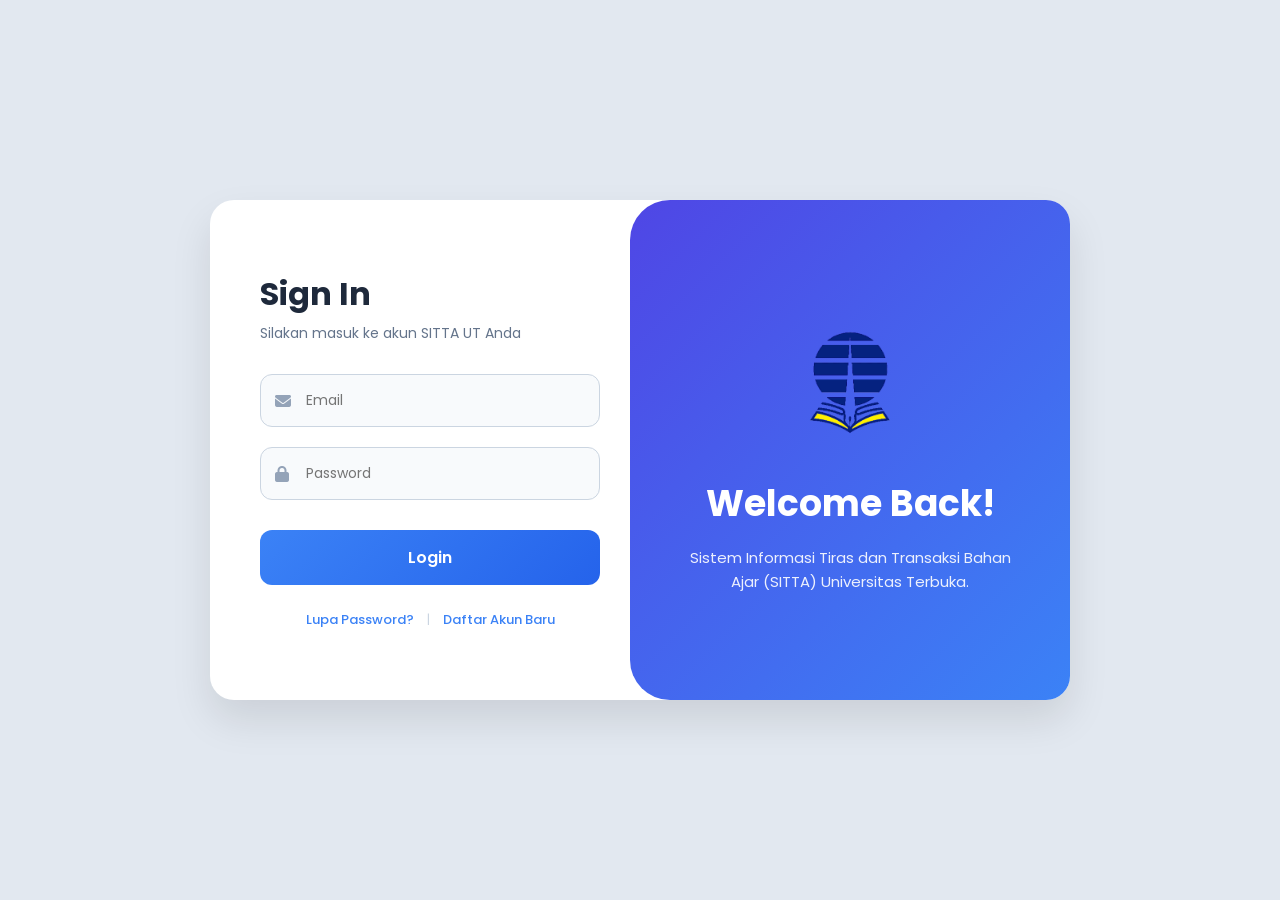
<file: Belajar coding/index.html>
<!DOCTYPE html>
<html lang="id">
<head>
    <meta charset="UTF-8">
    <meta name="viewport" content="width=device-width, initial-scale=1.0">
    <title>Login - Aplikasi SITTA UT</title>
    <link rel="stylesheet" href="css/style.css">
    <link rel="stylesheet" href="https://cdnjs.cloudflare.com/ajax/libs/font-awesome/6.4.0/css/all.min.css">
</head>
<body class="login-body">
    
    <div class="login-wrapper">
        <div class="login-card">
            
            <div class="form-section">
                <div class="form-header">
                    <h2>Sign In</h2>
                    <p>Silakan masuk ke akun SITTA UT Anda</p>
                </div>
                
                <form id="formLoginUtama">
                    <div class="input-group">
                        <i class="fa fa-envelope"></i>
                        <input type="email" id="inputEmail" placeholder="Email" required>
                    </div>
                    <div class="input-group">
                        <i class="fa fa-lock"></i>
                        <input type="password" id="inputPassword" placeholder="Password" required>
                    </div>
                    
                    <button type="submit" class="btn-primary">Login</button>
                    
                    <div class="form-links">
                        <a href="javascript:void(0)" id="btnLupaPass">Lupa Password?</a>
                        <span>|</span>
                        <a href="javascript:void(0)" id="btnDaftar">Daftar Akun Baru</a>
                    </div>
                </form>
            </div>

            <div class="banner-section">
                <img src="img/ut.png" alt="Logo UT" class="banner-logo" style="max-width: 150px; margin-bottom: 20px;">
                <h2>Welcome Back!</h2>
                <p>Sistem Informasi Tiras dan Transaksi Bahan Ajar (SITTA) Universitas Terbuka.</p>
            </div>

        </div>
    </div>
    
    <!-- Modal Lupa Password -->
    <div id="modalLupaPassword" class="modal-overlay">
        <div class="modal-box">
            <span class="close-modal" id="closeLupaPass">&times;</span>
            <h3>Reset Password</h3>
            <p style="font-size: 14px; color: #666; margin-bottom: 15px;">Masukkan email terdaftar Anda.</p>
            <input type="email" class="modal-input" placeholder="Masukkan Email">
            <button class="btn-primary" onclick="alert('Tautan reset telah dikirim ke email Anda!')">Kirim Tautan</button>
        </div>
    </div>

    <!-- Modal Daftar Akun -->
    <div id="modalDaftarAkun" class="modal-overlay">
        <div class="modal-box">
            <span class="close-modal" id="closeDaftar">&times;</span>
            <h3>Registrasi Akun Baru</h3>
            <input type="text" class="modal-input" placeholder="Nama Lengkap">
            <input type="email" class="modal-input" placeholder="Email UT">
            <input type="password" class="modal-input" placeholder="Password Baru">
            <button class="btn-primary" onclick="alert('Pendaftaran berhasil disubmit ke sistem.')">Register</button>
        </div>
    </div>

    <script src="js/data.js"></script>
    <script src="js/script.js"></script>
</body>
</html>
</file>
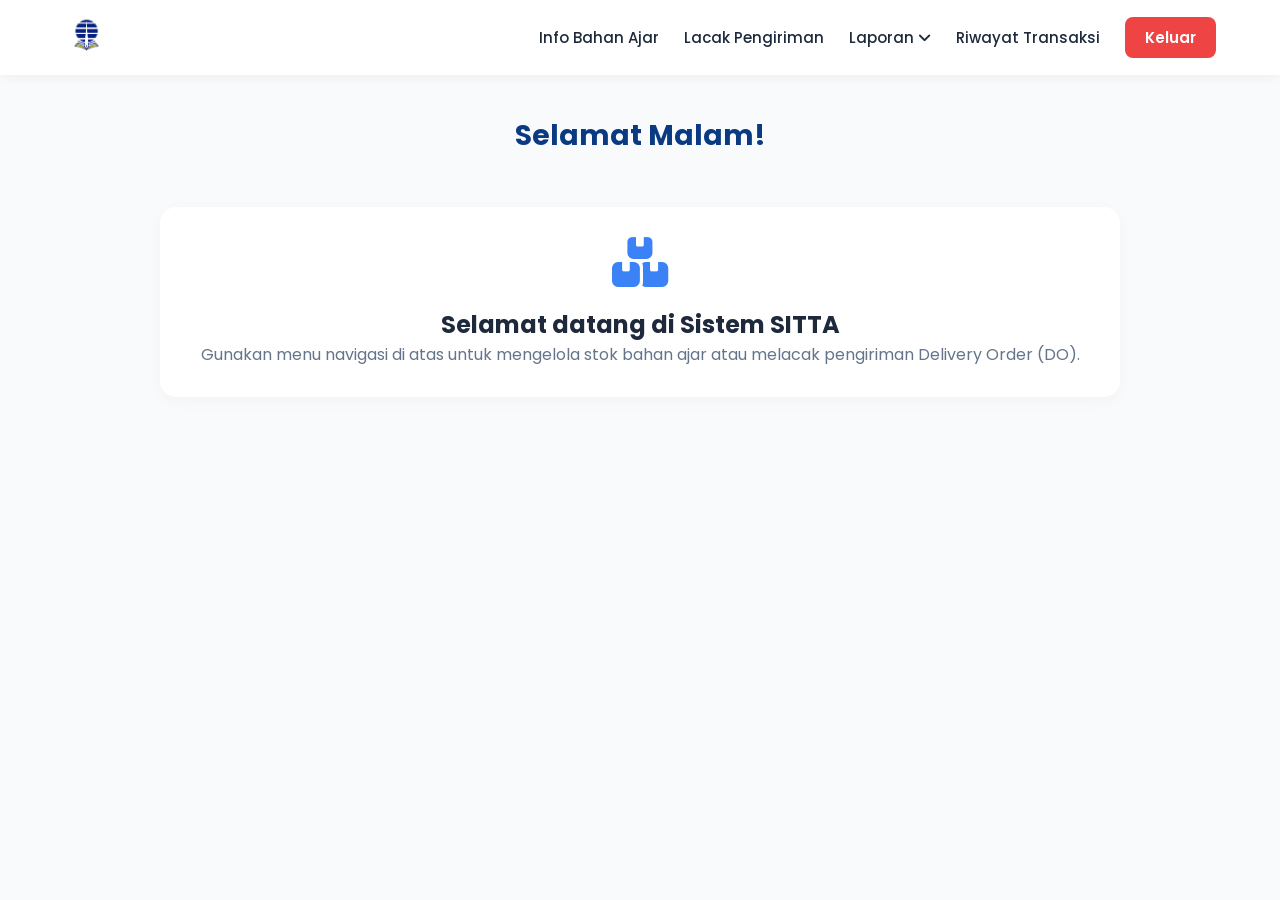
<file: Belajar coding/dashboard.html>
<!DOCTYPE html>
<html lang="id">
<head>
    <meta charset="UTF-8">
    <meta name="viewport" content="width=device-width, initial-scale=1.0">
    <title>Beranda - SITTA UT</title>
    <link rel="stylesheet" href="css/style.css">
    <link rel="stylesheet" href="https://cdnjs.cloudflare.com/ajax/libs/font-awesome/6.4.0/css/all.min.css">
</head>
<body>
    <header class="topbar">
        <div class="logo">
            <a href="dashboard.html">
                <img src="img/ut.png" alt="Logo UT" style="max-height: 45px;">
            </a>
        </div>
        <nav>
            <ul class="nav-links">
                <li><a href="stock.html">Info Bahan Ajar</a></li>
                <li><a href="tracking.html">Lacak Pengiriman</a></li>
                <li class="dropdown">
                    <div>
                        <a href="javascript:void(0)">Laporan <i class="fa-solid fa-angle-down"></i></a>
                    </div>
                    <div class="dropdown-menu">
                        <a href="#">Progress DO</a>
                        <a href="#">Rekap Stok</a>
                    </div>
                </li>
                <li><a href="#">Riwayat Transaksi</a></li>
                <li><a href="javascript:void(0)" id="logoutBtn" class="btn-logout">Keluar</a></li>
            </ul>
        </nav>
    </header>

    <main class="main-container">
        <!-- Teks sapaan ini akan diisi otomatis oleh JavaScript (Pagi/Siang/Sore + Nama) -->
        <h1 id="greeting" class="dashboard-title"></h1>
        
        <div class="status-card" style="text-align: center; margin-top: 50px;">
            <i class="fa-solid fa-boxes-stacked" style="font-size: 50px; color: #3B82F6; margin-bottom: 20px;"></i>
            <h2 style="color: #1E293B;">Selamat datang di Sistem SITTA</h2>
            <p style="color: #64748B;">Gunakan menu navigasi di atas untuk mengelola stok bahan ajar atau melacak pengiriman Delivery Order (DO).</p>
        </div>
    </main>

    <script src="js/data.js"></script>
    <script src="js/script.js"></script>
</body>
</html>
</file>
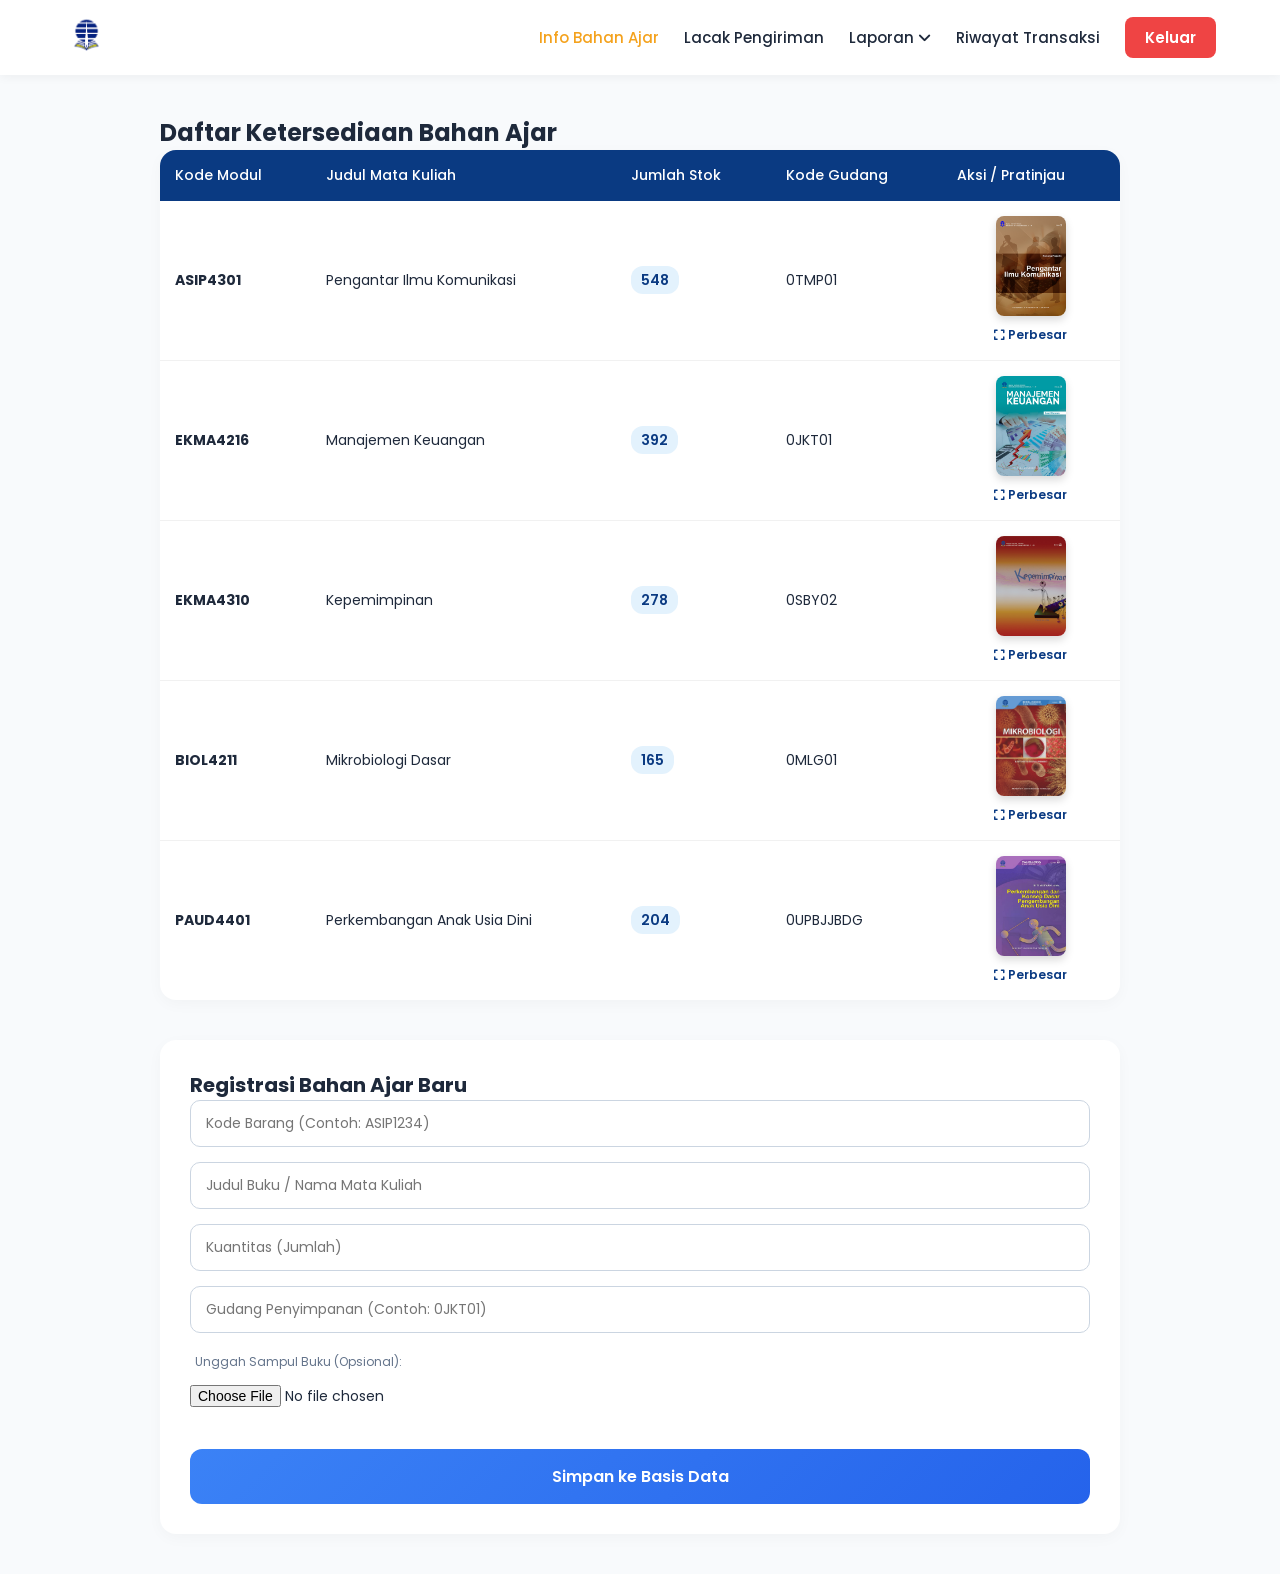
<file: Belajar coding/stock.html>
<!DOCTYPE html>
<html lang="id">
<head>
    <meta charset="UTF-8">
    <meta name="viewport" content="width=device-width, initial-scale=1.0">
    <title>Manajemen Stok - SITTA UT</title>
    <link rel="stylesheet" href="css/style.css">
    <link rel="stylesheet" href="https://cdnjs.cloudflare.com/ajax/libs/font-awesome/6.4.0/css/all.min.css">
</head>
<body>
    <header class="topbar">
        <div class="logo">
            <a href="dashboard.html"><img src="img/ut.png" alt="Logo UT" style="max-height: 45px;"></a>
        </div>
        <nav>
            <ul class="nav-links">
                <li><a href="stock.html" style="color: #F4A21D;">Info Bahan Ajar</a></li>
                <li><a href="tracking.html">Lacak Pengiriman</a></li>
                <li class="dropdown">
                    <div><a href="javascript:void(0)">Laporan <i class="fa-solid fa-angle-down"></i></a></div>
                    <div class="dropdown-menu">
                        <a href="#">Progress DO</a>
                        <a href="#">Rekap Stok</a>
                    </div>
                </li>
                <li><a href="#">Riwayat Transaksi</a></li>
                <li><a href="javascript:void(0)" id="logoutBtn" class="btn-logout">Keluar</a></li>
            </ul>
        </nav>
    </header>

    <main class="main-container">
        <h2>Daftar Ketersediaan Bahan Ajar</h2>
        
        <div class="data-table-wrapper">
            <table id="tabelStok">
                <thead>
                    <tr>
                        <th>Kode Modul</th>
                        <th>Judul Mata Kuliah</th>
                        <th>Jumlah Stok</th>
                        <th>Kode Gudang</th>
                        <th>Aksi / Pratinjau</th>
                    </tr>
                </thead>
                <tbody>
                    <!-- Data tabel akan diisi otomatis oleh JavaScript -->
                </tbody>
            </table>
        </div>
    
        <div class="form-card" style="margin-top: 40px;">
            <h2 style="margin-top: 0; text-align: left; font-size: 20px;">Registrasi Bahan Ajar Baru</h2>
            <form id="formTambah">
                <input type="text" id="kode" placeholder="Kode Barang (Contoh: ASIP1234)" required>
                <input type="text" id="nama" placeholder="Judul Buku / Nama Mata Kuliah" required>
                <input type="number" id="stok" placeholder="Kuantitas (Jumlah)" required>
                <input type="text" id="lokasi" placeholder="Gudang Penyimpanan (Contoh: 0JKT01)" required>
                <label for="cover" style="font-size: 12px; color: #64748B; margin-left: 5px;">Unggah Sampul Buku (Opsional):</label>
                <input type="file" id="cover" style="border: none; padding-left: 0;">
                <button type="submit" class="btn-primary" style="margin-top: 15px;">Simpan ke Basis Data</button>
            </form>
        </div>
    </main>

    <script src="js/data.js"></script>
    <script src="js/script.js"></script>
</body>
</html>
</file>
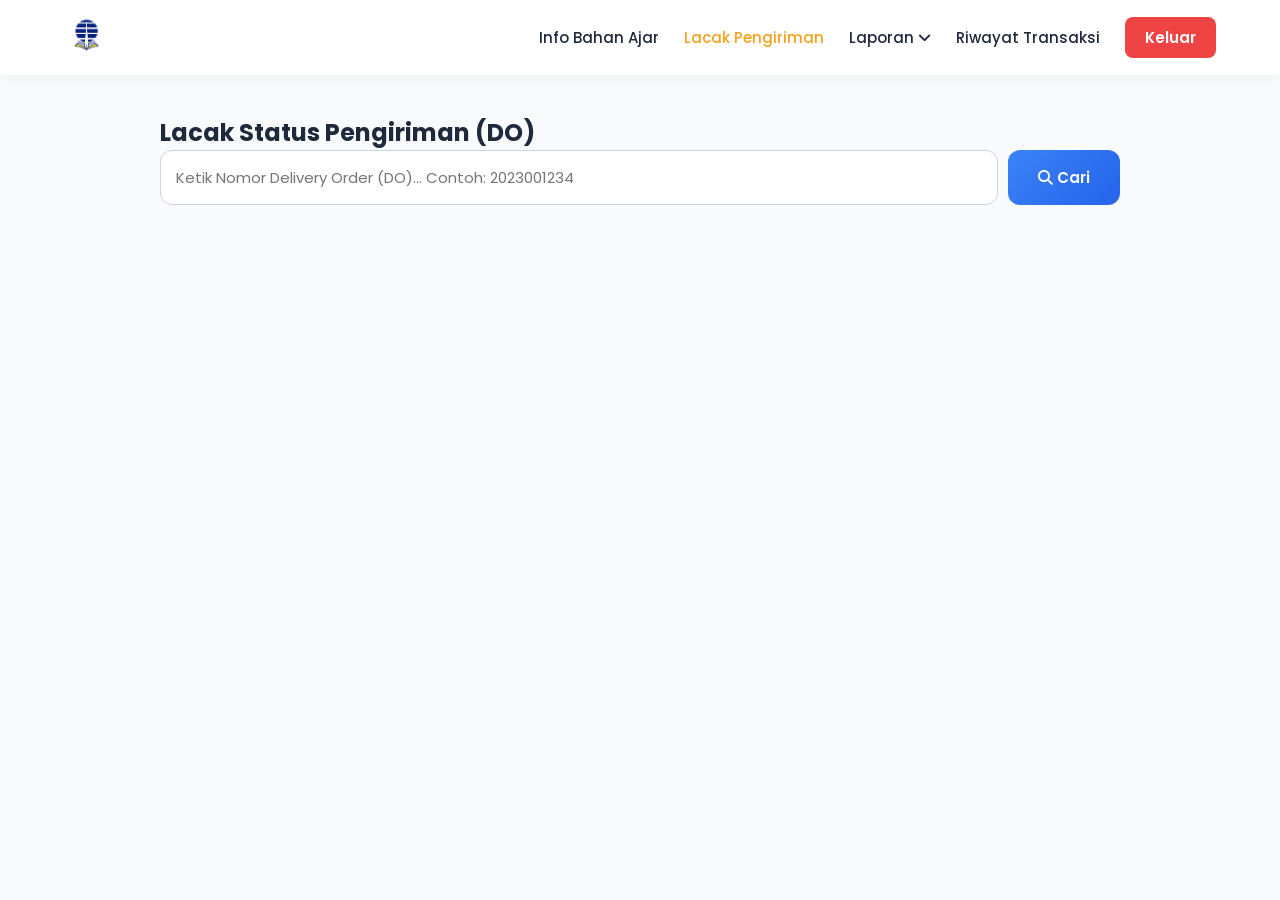
<file: Belajar coding/tracking.html>
<!DOCTYPE html>
<html lang="id">
<head>
    <meta charset="UTF-8">
    <meta name="viewport" content="width=device-width, initial-scale=1.0">
    <title>Lacak Pengiriman - SITTA UT</title>
    <link rel="stylesheet" href="css/style.css">
    <link rel="stylesheet" href="https://cdnjs.cloudflare.com/ajax/libs/font-awesome/6.4.0/css/all.min.css">
</head>
<body>
    <header class="topbar">
        <div class="logo">
            <a href="dashboard.html"><img src="img/ut.png" alt="Logo UT" style="max-height: 45px;"></a>
        </div>
        <nav>
            <ul class="nav-links">
                <li><a href="stock.html">Info Bahan Ajar</a></li>
                <li><a href="tracking.html" style="color: #F4A21D;">Lacak Pengiriman</a></li>
                <li class="dropdown">
                    <div><a href="javascript:void(0)">Laporan <i class="fa-solid fa-angle-down"></i></a></div>
                    <div class="dropdown-menu">
                        <a href="#">Progress DO</a>
                        <a href="#">Rekap Stok</a>
                    </div>
                </li>
                <li><a href="#">Riwayat Transaksi</a></li>
                <li><a href="javascript:void(0)" id="logoutBtn" class="btn-logout">Keluar</a></li>
            </ul>
        </nav>
    </header>
    
    <main class="main-container">
        <h2>Lacak Status Pengiriman (DO)</h2>
        <div class="search-box">
            <input type="text" id="inputDO" placeholder="Ketik Nomor Delivery Order (DO)... Contoh: 2023001234">
            <button id="findBtn" style="width: auto; padding: 0 30px;"><i class="fa-solid fa-magnifying-glass"></i> Cari</button>
        </div>

        <!-- Wadah hasil pencarian akan muncul di sini via JavaScript -->
        <div id="trackingResult"></div>
    </main>

    <script src="js/data.js"></script>
    <script src="js/script.js"></script>
</body>
</html>
</file>
<file: Belajar coding/css/style.css>
@import url('https://fonts.googleapis.com/css2?family=Poppins:wght@300;400;500;600;700&display=swap');

:root {
    --primary-blue: #0A3A82;
    --accent-yellow: #F4A21D;
    --bg-light: #F8FAFC;
    --text-dark: #1E293B;
    --text-muted: #64748B;
    --white: #FFFFFF;
}

* {
    margin: 0;
    padding: 0;
    box-sizing: border-box;
    font-family: 'Poppins', sans-serif;
}

body {
    background-color: var(--bg-light);
    color: var(--text-dark);
}

/* =========================================
   1. HALAMAN LOGIN (SPLIT CARD)
   ========================================= */
.login-body {
    background-color: #E2E8F0;
    display: flex;
    justify-content: center;
    align-items: center;
    min-height: 100vh;
}
.login-wrapper {
    width: 100%;
    max-width: 900px;
    padding: 20px;
}
.login-card {
    display: flex;
    background-color: var(--white);
    border-radius: 24px;
    box-shadow: 0 20px 40px rgba(0,0,0,0.1);
    overflow: hidden;
    min-height: 500px;
}
.form-section {
    flex: 1;
    padding: 60px 50px;
    display: flex;
    flex-direction: column;
    justify-content: center;
}
.form-header h2 { font-size: 32px; color: var(--text-dark); margin-bottom: 5px; }
.form-header p { color: var(--text-muted); font-size: 14px; margin-bottom: 30px; }
.input-group { position: relative; margin-bottom: 20px; }
.input-group i { position: absolute; left: 15px; top: 50%; transform: translateY(-50%); color: #94A3B8; }
.input-group input {
    width: 100%; padding: 15px 15px 15px 45px; border: 1px solid #CBD5E1;
    border-radius: 12px; font-size: 14px; outline: none; transition: all 0.3s ease;
    background-color: #F8FAFC;
}
.input-group input:focus { border-color: #3B82F6; background-color: var(--white); box-shadow: 0 0 0 4px rgba(59, 130, 246, 0.1); }
.btn-primary {
    width: 100%; padding: 15px; background: linear-gradient(135deg, #3B82F6 0%, #2563EB 100%);
    color: var(--white); border: none; border-radius: 12px; font-size: 16px; font-weight: 600;
    cursor: pointer; transition: transform 0.2s, box-shadow 0.2s; margin-top: 10px;
}
.btn-primary:hover { transform: translateY(-2px); box-shadow: 0 10px 20px rgba(37, 99, 235, 0.2); }
.form-links { margin-top: 25px; text-align: center; font-size: 13px; }
.form-links a { color: #3B82F6; text-decoration: none; font-weight: 500; }
.form-links a:hover { text-decoration: underline; }
.form-links span { color: #CBD5E1; margin: 0 10px; }
.banner-section {
    flex: 1; background: linear-gradient(135deg, #4F46E5 0%, #3B82F6 100%);
    border-radius: 40px 0 0 40px; color: var(--white); display: flex; flex-direction: column;
    justify-content: center; align-items: center; padding: 50px; text-align: center;
    margin-left: -20px; position: relative; z-index: 2;
}
.banner-section h2 { font-size: 36px; margin-bottom: 15px; font-weight: 700; }
.banner-section p { font-size: 15px; line-height: 1.6; opacity: 0.9; }

/* =========================================
   2. TAMPILAN POP-UP
   ========================================= */
.modal-overlay {
    display: none; position: fixed; top: 0; left: 0; width: 100%; height: 100%;
    background-color: rgba(15, 23, 42, 0.6); backdrop-filter: blur(5px); z-index: 999;
    justify-content: center; align-items: center;
}
.modal-box {
    background-color: var(--white); padding: 30px; border-radius: 16px; width: 90%;
    max-width: 400px; position: relative; box-shadow: 0 25px 50px rgba(0,0,0,0.15);
    animation: modalFadeIn 0.3s ease;
}
@keyframes modalFadeIn { from { opacity: 0; transform: translateY(-20px); } to { opacity: 1; transform: translateY(0); } }
.close-modal { position: absolute; top: 15px; right: 20px; font-size: 24px; color: #94A3B8; cursor: pointer; }
.close-modal:hover { color: #EF4444; }
.modal-input {
    width: 100%; padding: 12px 15px; border: 1px solid #CBD5E1; border-radius: 10px; margin-bottom: 15px; outline: none;
}
.modal-input:focus { border-color: #3B82F6; }

/* =========================================
   3. MENU NAVIGASI (DASHBOARD NAVBAR)
   ========================================= */
.topbar {
    background-color: var(--white); box-shadow: 0 2px 10px rgba(0, 0, 0, 0.05);
    padding: 0 5%; display: flex; justify-content: space-between; align-items: center; height: 75px;
}
.nav-links { list-style: none; display: flex; align-items: center; gap: 25px; }
.nav-links a {
    color: var(--text-dark); text-decoration: none; font-weight: 500; font-size: 15px;
    transition: color 0.2s; padding: 8px 0;
}
.nav-links a:hover, .nav-links .dropdown:hover > div > a { color: var(--accent-yellow); }
.dropdown { position: relative; cursor: pointer; }
.dropdown-menu {
    display: none; position: absolute; top: 100%; left: 0; background-color: var(--white);
    min-width: 200px; box-shadow: 0 10px 20px rgba(0,0,0,0.1); border-radius: 8px; overflow: hidden; z-index: 100;
}
.dropdown:hover .dropdown-menu { display: block; }
.dropdown-menu a { display: block; padding: 12px 20px; font-size: 14px; border-bottom: 1px solid #f1f1f1; }
.dropdown-menu a:hover { background-color: var(--bg-light); color: var(--primary-blue); }
.btn-logout { background-color: #EF4444 !important; color: white !important; padding: 10px 20px !important; border-radius: 8px; font-weight: 600 !important; }
.btn-logout:hover { background-color: #DC2626 !important; }

/* =========================================
   4. TAMPILAN UTAMA DASHBOARD
   ========================================= */
.main-container { max-width: 1000px; margin: 40px auto; padding: 0 20px; }
.dashboard-title { text-align: center; margin-bottom: 20px; font-size: 28px; color: var(--primary-blue); }
.status-card, .form-card {
    background: var(--white); border-radius: 16px; padding: 30px;
    box-shadow: 0 4px 15px rgba(0,0,0,0.03); margin-top: 20px;
}

/* =========================================
   5. LACAK PENGIRIMAN (TRACKING)
   ========================================= */
.search-box { display: flex; gap: 10px; margin-bottom: 30px; }
.search-box input {
    flex: 1; padding: 15px; border: 1px solid #CBD5E1; border-radius: 12px; font-size: 15px; outline: none;
}
.search-box input:focus { border-color: var(--primary-blue); }
.search-box button {
    background: linear-gradient(135deg, #3B82F6 0%, #2563EB 100%); color: white; border: none;
    border-radius: 12px; font-weight: 600; cursor: pointer; transition: 0.2s; font-size: 15px;
}
.search-box button:hover { transform: translateY(-2px); box-shadow: 0 10px 20px rgba(37, 99, 235, 0.2); }
.status-badge { display: inline-block; padding: 6px 12px; background-color: #E3F2FD; color: #1976D2; border-radius: 20px; font-size: 13px; font-weight: 600; }

.modern-timeline { border-left: 2px dashed #CBD5E1; margin-top: 30px; padding-left: 25px; list-style: none; }
.modern-timeline li { margin-bottom: 25px; position: relative; }
.timeline-marker {
    position: absolute; left: -32px; top: 0; width: 14px; height: 14px; background: var(--white);
    border: 3px solid var(--primary-blue); border-radius: 50%;
}
.timeline-content .time { font-size: 12px; color: var(--text-muted); font-weight: 600; display: block; margin-bottom: 4px; }
.timeline-content .desc { font-size: 14px; line-height: 1.5; color: var(--text-dark); background: #F8FAFC; padding: 12px; border-radius: 8px; display: inline-block; }

/* =========================================
   6. TABEL & STOK BAHAN AJAR
   ========================================= */
.data-table-wrapper { background: var(--white); border-radius: 16px; overflow: hidden; box-shadow: 0 4px 15px rgba(0,0,0,0.03); margin-bottom: 40px; }
table { width: 100%; border-collapse: collapse; }
th { background-color: var(--primary-blue); color: var(--white); padding: 15px; text-align: left; font-size: 14px; font-weight: 500; }
td { padding: 15px; border-bottom: 1px solid #f1f1f1; font-size: 14px; color: var(--text-dark); }
tr:last-child td { border-bottom: none; }
tr:hover { background-color: #F8FAFC; }
.action-link { color: var(--primary-blue); text-decoration: none; font-weight: 600; }
.action-link:hover { text-decoration: underline; color: var(--accent-yellow); }

.form-card input {
    width: 100%; padding: 12px 15px; border: 1px solid #CBD5E1; border-radius: 10px; margin-bottom: 15px; outline: none; font-size: 14px;
}
.form-card input:focus { border-color: var(--primary-blue); }

/* RESPONSIVE UNTUK HP */
@media (max-width: 768px) {
    .topbar { flex-direction: column; height: auto; padding: 15px; }
    .nav-links { flex-direction: column; gap: 15px; width: 100%; text-align: center; margin-top: 15px; }
    .login-card { flex-direction: column; }
    .banner-section { border-radius: 0 0 24px 24px; margin-left: 0; padding: 40px 20px; }
    .form-section { padding: 40px 25px; }
}
</file>
